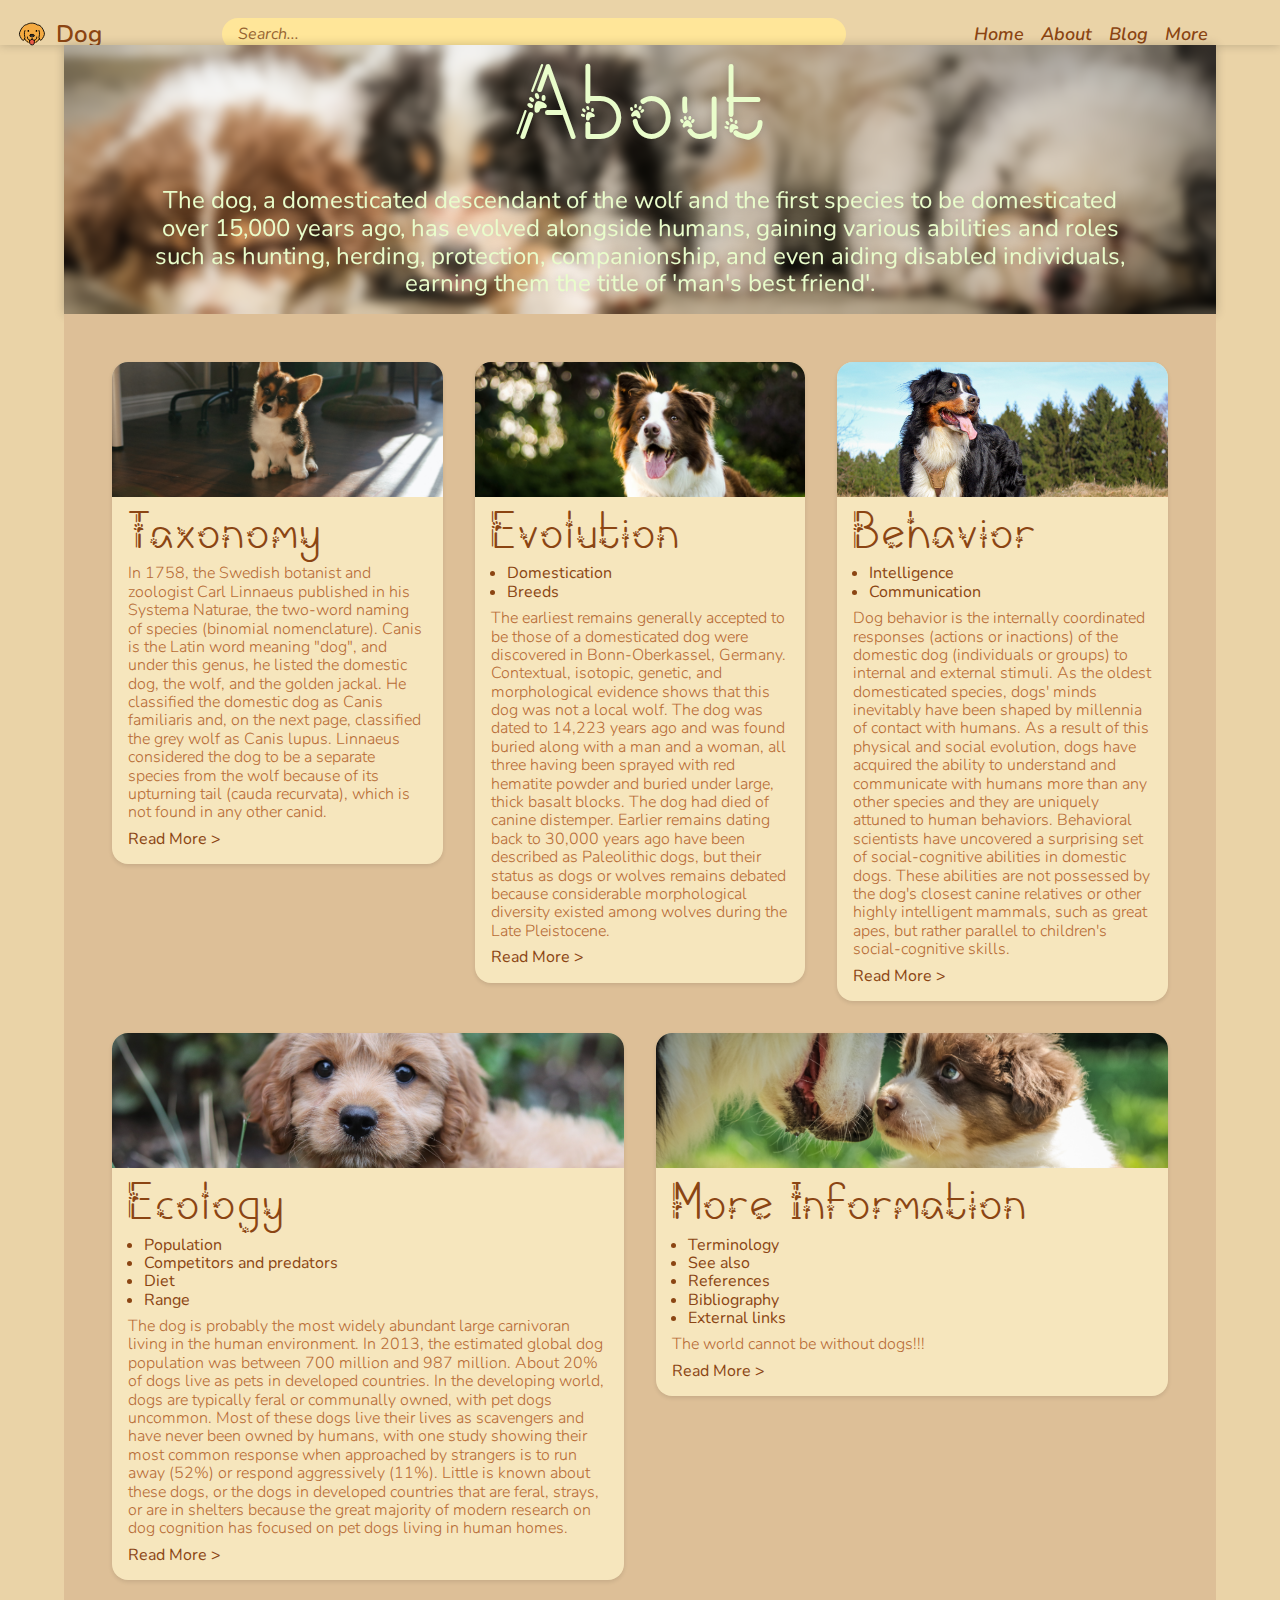
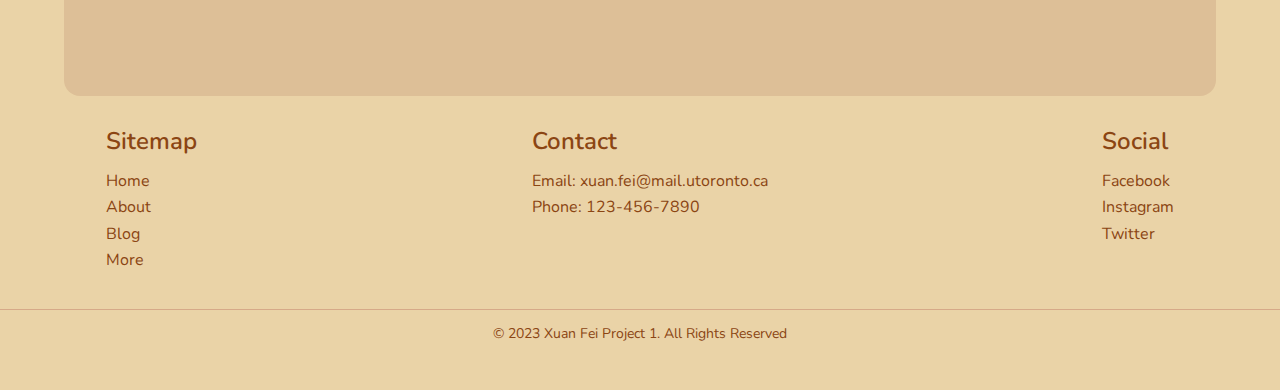
<file: pages/about.html>
<!doctype html>
<html>

<head>
    <meta charset="utf-8">
    <title>Dog</title>
    <!-- local resources -->
    <link rel="stylesheet" href="../assets//css/normalize.css">
    <link rel="stylesheet" href="../assets/css/home.css">
    <link rel="stylesheet" href="../assets/css/main.css">
    <link rel="stylesheet" href="../assets/css/footer.css">
    <link rel="stylesheet" href="../assets/css/header.css">
    <link rel="stylesheet" href="../assets/css/inners.css">
    <!-- "dog face" Emoji - Download for free – Iconduck <https://iconduck.com/emojis/44745/dog-face> -->
    <link rel="icon" href="../assets/icons/favicon.ico">
    <!-- web resources -->
    <link href="https://fonts.googleapis.com/icon?family=Material+Icons" rel="stylesheet">
    <link rel="preconnect" href="https://fonts.googleapis.com">
    <link rel="preconnect" href="https://fonts.gstatic.com" crossorigin>
    <link href="https://fonts.googleapis.com/css2?family=Nunito:ital,wght@0,400;0,600;1,300;1,400;1,600&display=swap"
        rel="stylesheet">
</head>

<body>
    <!-- home landing page -->
    <header>
        <nav>
            <!-- icon and 'Dog' -->
            <a class="logo" href="/">
                <!-- "dog face" Emoji - Download for free – Iconduck <https://iconduck.com/emojis/44745/dog-face> -->
                <img src="../assets/icons/dog-face.svg" alt="dog">
                <span>Dog</h1>
            </a>
            <!-- search bar -->
            <input type="text" placeholder="Search..." class="search">
            <!-- inner page links -->
            <div class="nav-links">
                <a href="/">Home</a>
                <a href="/pages/about.html">About</a>
                <a href="/pages/blog.html">Blog</a>
                <a href="/">More</a>
            </div>
        </nav>
    </header>

    <div class="main" id="about">
        <!-- banner -->
        <div class="banner" id="about-banner">
            <div class="banner-text">
                <div class="banner-title">
                    About
                </div>
                <div class="banner-desc">
                    The dog, a domesticated descendant of the wolf and the first species to be domesticated over 15,000
                    years ago, has evolved alongside humans, gaining various abilities and roles such as hunting,
                    herding,
                    protection, companionship, and even aiding disabled individuals, earning them the title of 'man's
                    best
                    friend'.
                </div>
            </div>
        </div>

        <!-- cards -->
        <div class="cards-container">
            <!-- cards titles: Taxonomy, Evolution, Behavior, Ecology, More Information -->
            <!-- Taxonomy -->
            <div class="card">
                <!-- Cormier, B. (2020, August 3) black white and brown short coated dog sitting on brown wooden floor [Photograph]. Unsplash. https://unsplash.com/photos/uc3JhSWITMo -->
                <img class="card-image" src="../assets/img/taxonomy.jpg" />
                <div class="card-content">
                    <!-- about cards do not have label and date -->
                    <span class="title">Taxonomy</span>
                    <p class="desc">
                        In 1758, the Swedish botanist and zoologist Carl Linnaeus published in his Systema Naturae, the
                        two-word naming of species (binomial nomenclature). Canis is the Latin word meaning "dog",
                        and under this genus, he listed the domestic dog, the wolf, and the golden jackal. He classified
                        the domestic dog as Canis familiaris and, on the next page, classified the grey wolf as Canis
                        lupus. Linnaeus considered the dog to be a separate species from the wolf because of its
                        upturning tail (cauda recurvata), which is not found in any other canid.
                    </p>
                    <a href="/">Read More ></a>
                </div>
            </div>
            <!-- Evolution -->
            <div class="card">
                <!-- Dudkova, A. (2019, September 13) close-up photography of adult brown and white border collies [Photograph]. Unsplash. https://unsplash.com/photos/md2_P9X7t4M -->
                <img class="card-image" src="../assets/img/evolution.jpg" />
                <div class="card-content">
                    <span class="title">Evolution</span>
                    <ul class="chapters">
                        <li>
                            Domestication
                        </li>
                        <li>
                            Breeds
                        </li>
                    </ul>
                    <p class="desc">
                        The earliest remains generally accepted to be those of a domesticated dog were discovered in
                        Bonn-Oberkassel, Germany. Contextual, isotopic, genetic, and morphological evidence shows that
                        this
                        dog was not a local wolf. The dog was dated to 14,223 years ago and was found buried along
                        with
                        a man and a woman, all three having been sprayed with red hematite powder and buried under
                        large,
                        thick basalt blocks. The dog had died of canine distemper. Earlier remains dating back to
                        30,000
                        years ago have been described as Paleolithic dogs, but their status as dogs or wolves remains
                        debated because considerable morphological diversity existed among wolves during the Late
                        Pleistocene.
                    </p>
                    <a href="/">Read More ></a>
                </div>
            </div>
            <!-- Behavior -->
            <div class="card">
                <!-- modify the image position to show the head of the dog -->
                <!-- Lau, A. (2019, June 17) Saint Bernard dog across pine trees during daytime  [Photograph]. Unsplash. https://unsplash.com/photos/YRUzuSC48Zs -->
                <img class="card-image" src="../assets/img/behavior.jpg" style="object-position: 0% 0%;" />
                <div class="card-content">
                    <span class="title">Behavior</span>
                    <ul class="chapters">
                        <li>
                            Intelligence
                        </li>
                        <li>
                            Communication
                        </li>
                    </ul>
                    <p class="desc">
                        Dog behavior is the internally coordinated responses (actions or inactions) of the domestic dog
                        (individuals or groups) to internal and external stimuli. As the oldest domesticated
                        species, dogs' minds inevitably have been shaped by millennia of contact with humans. As a
                        result of this physical and social evolution, dogs have acquired the ability to understand and
                        communicate with humans more than any other species and they are uniquely attuned to human
                        behaviors. Behavioral scientists have uncovered a surprising set of social-cognitive
                        abilities in domestic dogs. These abilities are not possessed by the dog's closest canine
                        relatives or other highly intelligent mammals, such as great apes, but rather parallel to
                        children's social-cognitive skills.
                    </p>
                    <a href="/">Read More ></a>
                </div>
            </div>
            <!-- Ecology -->
            <div class="card">
                <!-- Anderson,  M. (2019, July 3) brown puppy on green grass[Photograph]. Unsplash.  https://unsplash.com/photos/3m4lepvysME -->
                <img class="card-image" src="../assets/img/ecology.jpg" style="object-position: 0% 40%;" />
                <div class="card-content">
                    <span class="title">Ecology</span>
                    <ul class="chapters">
                        <li>
                            Population
                        </li>
                        <li>
                            Competitors and predators
                        </li>
                        <li>
                            Diet
                        </li>
                        <li>
                            Range
                        </li>
                    </ul>
                    <p class="desc">
                        The dog is probably the most widely abundant large carnivoran living in the human
                        environment. In 2013, the estimated global dog population was between 700 million
                        and 987 million. About 20% of dogs live as pets in developed countries. In the
                        developing world, dogs are typically feral or communally owned, with pet dogs uncommon. Most of
                        these dogs live their lives as scavengers and have never been owned by humans, with one study
                        showing their most common response when approached by strangers is to run away (52%) or respond
                        aggressively (11%). Little is known about these dogs, or the dogs in developed countries
                        that are feral, strays, or are in shelters because the great majority of modern research on dog
                        cognition has focused on pet dogs living in human homes.
                    </p>
                    <a href="/">Read More ></a>
                </div>
            </div>
            <!-- More Information -->
            <div class="card card-large">
                <!-- Reskp, J. (2018, April 25) shallow focus photography of short-coated brown and white puppy [Photograph]. Unsplash. https://unsplash.com/photos/hGKXqee3Zxw -->
                <img class="card-image" src="../assets/img/more.jpg" style="object-position: 0% 42%;" />
                <div class="card-content">
                    <span class="title">More Information</span>
                    <ul class="chapters">
                        <li>
                            Terminology
                        </li>
                        <li>
                            See also
                        </li>
                        <li>
                            References
                        </li>
                        <li>
                            Bibliography
                        </li>
                        <li>
                            External links
                        </li>
                    </ul>
                    <p class="desc">
                        The world cannot be without dogs!!!
                    </p>
                    <a href="/">Read More ></a>
                </div>
            </div>
        </div>

        <!-- footer -->
        <footer>
            <div class="footer-util">
                <!-- site map -->
                <div class="footer-block">
                    <span>Sitemap</span>
                    <a href="/">Home</a>
                    <a href="/pages/about.html">About</a>
                    <a href="/pages/blog.html">Blog</a>
                    <a href="/">More</a>
                </div>
                <!-- contact -->
                <div class="footer-block">
                    <span>Contact</span>
                    <a href="mailto:xuan.fei@mail.utoronto.ca">Email: xuan.fei@mail.utoronto.ca</a>
                    <a href="tel:123-456-7890">Phone: 123-456-7890</a>
                </div>
                <!-- social -->
                <div class="footer-block">
                    <span>Social</span>
                    <a href="https://www.facebook.com/" target="_blank">Facebook</a>
                    <a href="https://www.instagram.com/" target="_blank">Instagram</a>
                    <a href="https://www.twitter.com/" target="_blank">Twitter</a>
                </div>
            </div>
            <!-- copy right -->
            <div class="copy-right">
                <span>© 2023 Xuan Fei Project 1. All Rights Reserved</span>
            </div>
        </footer>
</body>

</html>
</file>
<file: assets/css/home.css>
body {
  width: 100vw;
}

.main-container {
  display: flex;
  flex-direction: column;
  justify-content: space-evenly;
  align-items: center;
  min-height: 100%;
  background-image: url(../img/main-bg.jpg); /* Deck, M. (2019, August 19) Golden retriever puppy on pavement [Photograph]. Unsplash. https://unsplash.com/photos/AsIaznAyBMY */
  background-size: cover;
  background-position: center;
  background-repeat: no-repeat;
}

.main-title {
  color: #e9fdcb;
  font-size: 30rem;
  font-weight: 400;
  text-shadow: 0 0 10px rgba(0, 0, 0, 0.2);
  font-family: "Meows", "Nunito", sans-serif;
}

.main-desc {
  color: #e9fdcb;
  font-size: 8rem;
  font-weight: 400;
  text-shadow: 0 0 10px rgba(0, 0, 0, 0.2);
  font-family: "Meows", "Nunito", sans-serif;
}

.main-buttons {
  display: flex;
  justify-content: space-between;
}

.main-buttons a {
  color: #fff;
  font-size: 2rem;
  margin-right: 3rem;
  transition: all 0.2s ease-in-out;
}

.main-buttons a:hover {
  color: #e9fdcb;
  background-color: #996633;
  box-shadow: 0 0 5px 0 rgba(0, 0, 0, 0.2);
  border-radius: 1rem;
  padding: 1rem 2rem;
}
</file>
<file: assets/css/main.css>
html {
  font-family: "Nunito", sans-serif;
  background-color: #ead3a7;
  color: #8b4513;
}

* {
  padding: 0;
  margin: 0;
  box-sizing: border-box;
}

a {
  text-decoration: none;
  color: inherit;
}

@font-face {
  font-family: "Meows";
  src: url(../fonts/Meows.ttf);
}

.main {
  width: 100%;
  min-height: 90vh;
  height: 85vh;
  display: flex;
  flex-direction: column;
}
</file>
<file: assets/css/footer.css>
footer {
  text-align: center;
  color: #8b4513;
  width: 100%;
  height: fit-content;
  display: flex;
  flex-direction: column;
}

.footer-util {
  display: flex;
  justify-content: space-between;
  align-items: flex-start;
  padding: 1rem 10vh;
}

.footer-block {
  display: flex;
  flex-direction: column;
  justify-content: space-evenly;
  align-items: flex-start;
  padding: 1rem;
}

.footer-block span {
  font-size: 1.5rem;
  font-weight: 600;
  margin-bottom: 1rem;
}

.footer-block a {
  font-size: 1rem;
  font-weight: 400;
  margin-bottom: 0.5rem;
  color: #8b4513;
  transition: all 0.2s ease-in-out;
}

.footer-block a:hover {
  color: #996633;
}

.site-map {
  display: flex;
  flex-direction: column;
  justify-content: space-evenly;
  align-items: center;
}

.copy-right {
  font-size: 0.875rem;
  font-weight: 400;
  width: 100%;
  border-top: 1px solid #d6a988;
  padding: 1rem 1rem 3rem 1rem;
}
</file>
<file: assets/css/header.css>
header {
  width: 100%;
  height: 5vh;
  box-shadow: 0 0 10px 0 rgba(0, 0, 0, 0.2);
}

nav {
  display: flex;
  justify-content: space-between;
  align-items: center;
  padding: 1rem;
}

.logo {
  display: flex;
  align-items: center;
}

.logo img {
  width: 2rem;
  height: 2rem;
}

.logo span {
  font-size: 1.5rem;
  font-weight: 600;
  margin-left: 0.5rem;
}

.logo:hover {
  color: #996633;
  transition: all 0.2s ease-in-out;
}

.logo:hover img {
  transform: rotate(360deg);
  transition: all 0.5s ease-in-out;
}

.search {
  width: 50%;
  height: 2rem;
  border-radius: 1rem;
  background-color: #ffe699;
  display: flex;
  align-items: center;
  padding-left: 1rem;
  outline: none;
  border: none;
  transition: all 0.2s ease-in-out;
}

.search::placeholder {
  font-style: italic;
  color: #996633;
}

.search:focus {
  box-shadow: 0 0 5px 0 rgba(0, 0, 0, 0.2);
}

.nav-links {
  display: flex;
  justify-content: space-between;
  width: 20%;
  margin-right: 3rem;
  font-weight: 600;
  font-style: italic;
  font-size: 1.125rem;
  color: #8b4513;
}

.nav-links a {
  transition: all 0.2s ease-in-out;
  border-radius: 1rem;
  padding: 0.5rem;
}

.nav-links a:hover {
  color: #fff;
  fill: #fff;
  background-color: #8b4513;
  box-shadow: 0 2px 4px rgba(0, 0, 0, 0.2);
}
</file>
<file: assets/css/inners.css>
.banner {
  width: 90%;
  height: 30vh;
  display: flex;
  align-items: center;
  justify-content: center;
  margin: 0 auto;
  box-shadow: 0 0 10px rgba(0, 0, 0, 0.2);
}

.banner-text {
  display: flex;
  flex-direction: column;
  align-items: center;
  justify-content: center;
  text-align: center;
  width: 100%;
  height: 100%;
  backdrop-filter: blur(5px);
  padding: 1rem 5rem;
}

.banner-title {
  color: #e9fdcb;
  font-size: 6rem;
  font-weight: 400;
  font-family: "Meows", "Nunito", sans-serif;
  margin-bottom: 1rem;
  text-shadow: 0 0 10px rgba(0, 0, 0, 0.2);
}

.banner-desc {
  color: #e9fdcb;
  font-size: 1.5rem;
  font-weight: 400;
  text-shadow: 0 0 10px rgba(0, 0, 0, 0.2);
}

#about-banner {
  background-image: url(../img/about-banner.jpg); /* Reskp, J. (2018, May 2) four assorted-color puppies on window[Photograph]. Unsplash. https://unsplash.com/photos/VDrErQEF9e4 */
  background-size: cover;
  background-position: center 80%;
}

#blog-banner {
  background-image: url(../img/blog-banner.jpg); /* Kannan, B. (2018, December 31) five yellow Labrador retriever puppies [Photograph]. Unsplash.  https://unsplash.com/photos/rfL-thiRzDs */
  background-size: cover;
  background-position: center 60%;
}

.cards-container {
  display: flex;
  justify-content: space-evenly;
  align-items: flex-start;
  align-content: flex-start;
  flex-wrap: wrap;
  margin: 0 auto;
  width: 90%;
  padding: 2rem 2rem 100px 2rem;
  background-color: #ddbf97;
  /* box-shadow: 0 0 10px 0 rgba(0, 0, 0, 0.2); */
  border-radius: 0 0 1rem 1rem;
}

.card {
  height: fit-content;
  border-radius: 1rem;
  margin: 1rem;
  background-color: #f6e6bd;
  box-shadow: 0 2px 4px rgba(0, 0, 0, 0.1);
  transition: all 0.2s ease-in-out;
  flex: 1 1 calc(100% / 3 - 2rem);
}

.card:hover {
  transform: translateY(-5px);
  box-shadow: 0 4px 8px rgba(0, 0, 0, 0.2);
}

.card-image {
  width: 100%;
  height: 15vh;
  border-radius: 1rem 1rem 0 0;
  object-fit: cover;
}

.card-content {
  display: flex;
  flex-direction: column;
  justify-content: flex-start;
  height: 50%;
  padding: 0.5rem 1rem 1rem 1rem;
}

.card-info {
  display: flex;
  justify-content: flex-start;
  align-items: center;
  font-size: 0.875rem;
  margin-bottom: 0.5rem;
}

.label {
  margin-right: 1rem;
  padding: 0.125rem 0.5rem;
  border-radius: 0.5rem;
  cursor: pointer;
  transition: all 0.2s ease-in-out;
}

.label:hover {
  box-shadow: 0 0 10px rgba(0, 0, 0, 0.2);
}

.label-1 {
  background-color: #f8dbd4;
  color: #c53939;
}

.label-2 {
  background-color: #d4e2f8;
  color: #2752b0;
}

.label-3 {
  background-color: #f2ecd6;
  color: #6e7821;
}

.card-info .date {
  color: #ddbf97;
}

.card-content .title {
  font-size: 3rem;
  font-weight: 500;
  white-space: nowrap;
  font-family: "Meows", "Nunito", sans-serif;
}

.card-content .desc {
  font-size: 1rem;
  font-weight: 300;
  margin-bottom: 0.5rem;
  color: #b66b35;
}

.card-content .chapters {
  display: flex;
  flex-direction: column;
  padding: 0 0 0.5rem 1rem;
}

.card-content .chapters li {
  cursor: pointer;
}

.card-content .chapters li:hover {
  text-decoration: underline;
}

.card-content a:hover {
  text-decoration: underline;
}

.tags-container {
  display: flex;
  flex-wrap: wrap;
  justify-content: flex-start;
  align-items: center;
  padding: 3rem 0 0 3rem;
  margin: 0 auto;
  background-color: #ddbf97;
  width: 90%;
}
</file>
